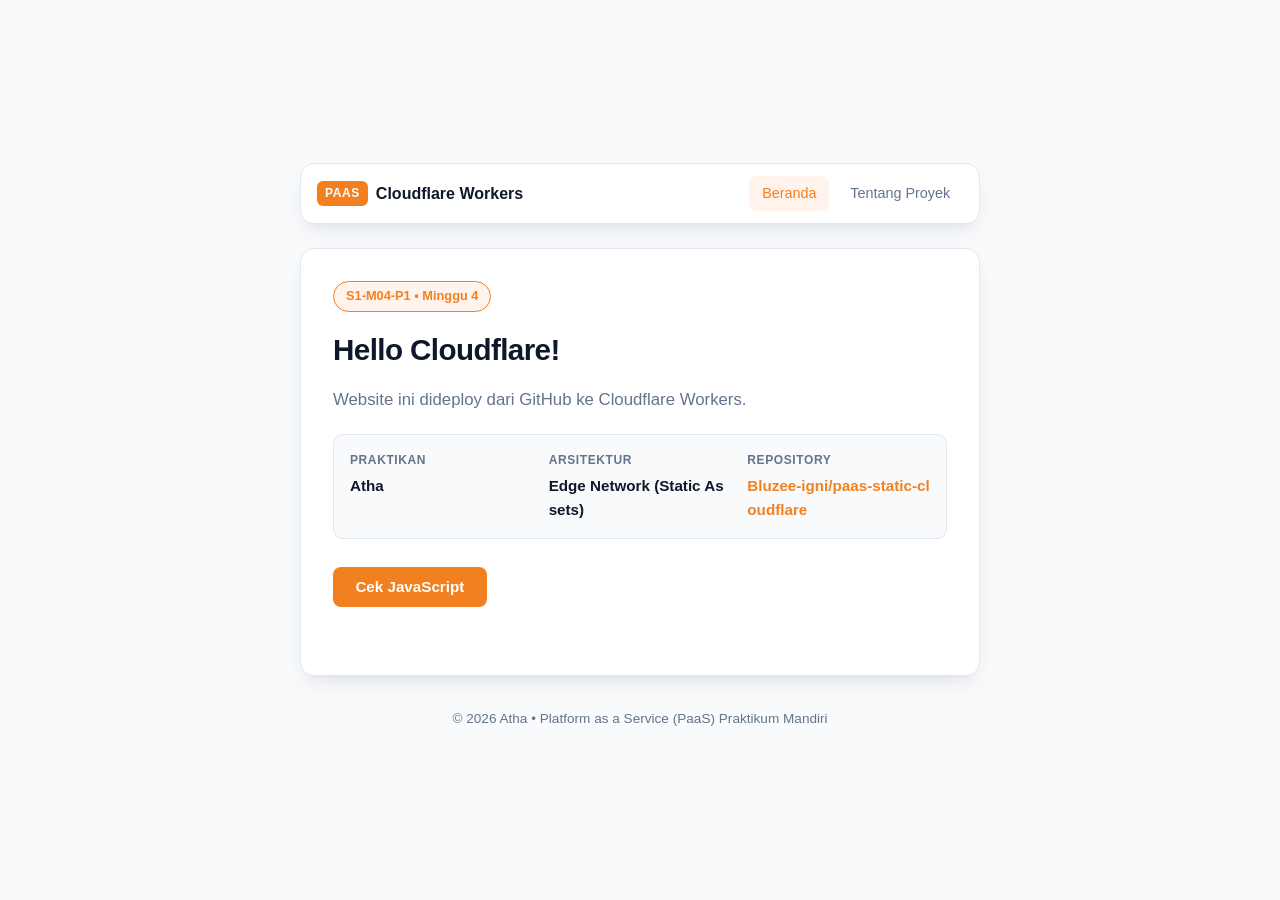
<file: public/index.html>
<!doctype html>
<html lang="id">
<head>
  <meta charset="UTF-8">
  <meta name="viewport" content="width=device-width, initial-scale=1.0">
  <title>PaaS Static Deployment - Atha</title>
  <link rel="icon" type="image/svg+xml" href="favicon.svg">
  <link rel="stylesheet" href="style.css">
</head>
<body>
  <div class="container">
    <header class="navbar">
      <div class="logo">
        <span class="logo-badge">PaaS</span>
        <span class="logo-title">Cloudflare Workers</span>
      </div>
      <nav class="nav-links">
        <a href="index.html" class="active">Beranda</a>
        <a href="about.html">Tentang Proyek</a>
      </nav>
    </header>

    <main class="card">
      <div class="badge">S1-M04-P1 • Minggu 4</div>
      <h1>Hello Cloudflare!</h1>
      <p>Website ini dideploy dari GitHub ke Cloudflare Workers.</p>

      <div class="meta-box">
        <div class="meta-item">
          <span class="meta-label">Praktikan</span>
          <span class="meta-value">Atha</span>
        </div>
        <div class="meta-item">
          <span class="meta-label">Arsitektur</span>
          <span class="meta-value">Edge Network (Static Assets)</span>
        </div>
        <div class="meta-item">
          <span class="meta-label">Repository</span>
          <span class="meta-value"><a href="https://github.com/Bluzee-igni/paas-static-cloudflare" target="_blank" rel="noopener">Bluzee-igni/paas-static-cloudflare</a></span>
        </div>
      </div>

      <div class="action-section">
        <button id="cek" class="btn">Cek JavaScript</button>
        <p id="hasil" class="result-text"></p>
      </div>
    </main>

    <footer class="footer">
      <p>&copy; 2026 Atha • Platform as a Service (PaaS) Praktikum Mandiri</p>
    </footer>
  </div>

  <script src="script.js"></script>
</body>
</html>
</file>
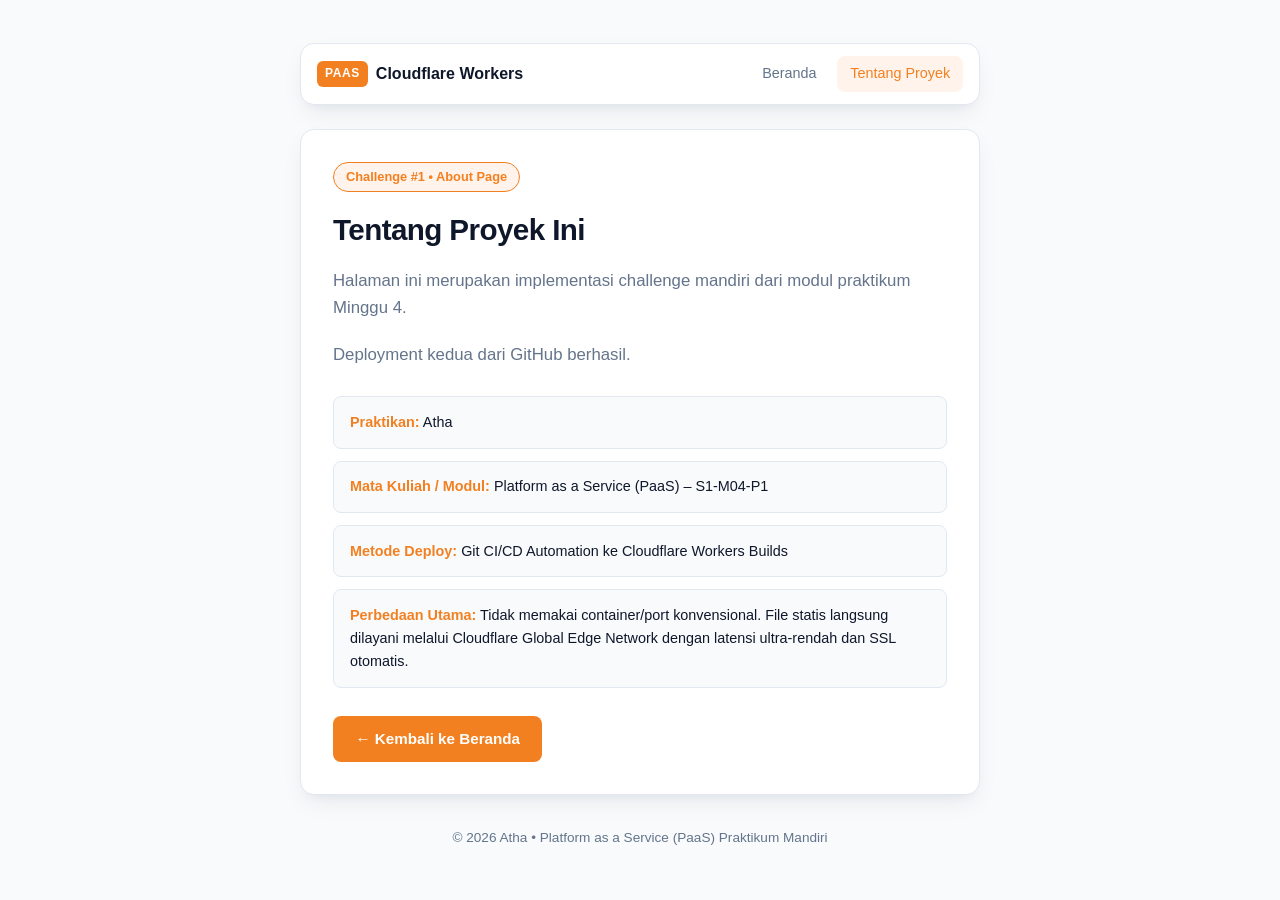
<file: public/about.html>
<!doctype html>
<html lang="id">
<head>
  <meta charset="UTF-8">
  <meta name="viewport" content="width=device-width, initial-scale=1.0">
  <title>Tentang Proyek - PaaS Static Deployment (Atha)</title>
  <link rel="icon" type="image/svg+xml" href="favicon.svg">
  <link rel="stylesheet" href="style.css">
</head>
<body>
  <div class="container">
    <header class="navbar">
      <div class="logo">
        <span class="logo-badge">PaaS</span>
        <span class="logo-title">Cloudflare Workers</span>
      </div>
      <nav class="nav-links">
        <a href="index.html">Beranda</a>
        <a href="about.html" class="active">Tentang Proyek</a>
      </nav>
    </header>

    <main class="card">
      <div class="badge">Challenge #1 • About Page</div>
      <h1>Tentang Proyek Ini</h1>
      <p>Halaman ini merupakan implementasi challenge mandiri dari modul praktikum Minggu 4.</p>
      <p>Deployment kedua dari GitHub berhasil.</p>

      <div class="feature-list">
        <div class="feature-item">
          <strong>Praktikan:</strong> Atha
        </div>
        <div class="feature-item">
          <strong>Mata Kuliah / Modul:</strong> Platform as a Service (PaaS) – S1-M04-P1
        </div>
        <div class="feature-item">
          <strong>Metode Deploy:</strong> Git CI/CD Automation ke Cloudflare Workers Builds
        </div>
        <div class="feature-item">
          <strong>Perbedaan Utama:</strong> Tidak memakai container/port konvensional. File statis langsung dilayani melalui Cloudflare Global Edge Network dengan latensi ultra-rendah dan SSL otomatis.
        </div>
      </div>

      <div class="action-section">
        <a href="index.html" class="btn" style="text-decoration: none;">&larr; Kembali ke Beranda</a>
      </div>
    </main>

    <footer class="footer">
      <p>&copy; 2026 Atha • Platform as a Service (PaaS) Praktikum Mandiri</p>
    </footer>
  </div>
</body>
</html>
</file>
<file: public/style.css>
:root {
  --primary: #f38020;
  --primary-hover: #e06c0f;
  --primary-light: #fff3eb;
  --bg: #f8fafc;
  --card-bg: #ffffff;
  --text-main: #0f172a;
  --text-muted: #64748b;
  --border: #e2e8f0;
  --shadow: 0 10px 25px -5px rgba(15, 23, 42, 0.08), 0 8px 10px -6px rgba(15, 23, 42, 0.04);
  --radius: 14px;
}

@media (prefers-color-scheme: dark) {
  :root {
    --bg: #0b0f19;
    --card-bg: #131c2e;
    --text-main: #f1f5f9;
    --text-muted: #94a3b8;
    --border: #1e293b;
    --primary-light: #2b1f1a;
    --shadow: 0 10px 25px -5px rgba(0, 0, 0, 0.4);
  }
}

* {
  box-sizing: border-box;
  margin: 0;
  padding: 0;
}

body {
  font-family: -apple-system, BlinkMacSystemFont, "Segoe UI", Roboto, Oxygen, Ubuntu, Cantarell, "Helvetica Neue", sans-serif;
  background-color: var(--bg);
  color: var(--text-main);
  line-height: 1.6;
  min-height: 100vh;
  display: flex;
  justify-content: center;
  align-items: center;
  padding: 1.5rem 1rem;
}

.container {
  width: 100%;
  max-width: 680px;
  display: flex;
  flex-direction: column;
  gap: 1.5rem;
}

/* Navbar */
.navbar {
  display: flex;
  justify-content: space-between;
  align-items: center;
  flex-wrap: wrap;
  gap: 0.75rem;
  padding: 0.75rem 1rem;
  background: var(--card-bg);
  border: 1px solid var(--border);
  border-radius: var(--radius);
  box-shadow: var(--shadow);
}

.logo {
  display: flex;
  align-items: center;
  gap: 0.5rem;
  font-weight: 700;
  font-size: 1rem;
}

.logo-badge {
  background: var(--primary);
  color: #ffffff;
  padding: 0.2rem 0.5rem;
  border-radius: 6px;
  font-size: 0.75rem;
  letter-spacing: 0.05em;
  text-transform: uppercase;
}

.logo-title {
  color: var(--text-main);
}

.nav-links {
  display: flex;
  gap: 0.5rem;
}

.nav-links a {
  text-decoration: none;
  color: var(--text-muted);
  font-size: 0.9rem;
  font-weight: 500;
  padding: 0.4rem 0.8rem;
  border-radius: 8px;
  transition: all 0.2s ease;
}

.nav-links a:hover,
.nav-links a.active {
  color: var(--primary);
  background: var(--primary-light);
}

/* Main Card */
.card {
  background: var(--card-bg);
  border: 1px solid var(--border);
  border-radius: var(--radius);
  padding: 2rem;
  box-shadow: var(--shadow);
  display: flex;
  flex-direction: column;
  gap: 1.25rem;
}

.badge {
  align-self: flex-start;
  font-size: 0.8rem;
  font-weight: 600;
  background: var(--primary-light);
  color: var(--primary);
  border: 1px solid var(--primary);
  padding: 0.25rem 0.75rem;
  border-radius: 9999px;
}

h1 {
  font-size: 1.85rem;
  font-weight: 800;
  letter-spacing: -0.02em;
  color: var(--text-main);
  line-height: 1.2;
}

.card > p {
  color: var(--text-muted);
  font-size: 1.05rem;
}

/* Meta Box */
.meta-box {
  background: var(--bg);
  border: 1px solid var(--border);
  border-radius: 10px;
  padding: 1rem;
  display: grid;
  grid-template-columns: repeat(auto-fit, minmax(180px, 1fr));
  gap: 1rem;
}

.meta-item {
  display: flex;
  flex-direction: column;
  gap: 0.2rem;
}

.meta-label {
  font-size: 0.75rem;
  text-transform: uppercase;
  letter-spacing: 0.05em;
  color: var(--text-muted);
  font-weight: 600;
}

.meta-value {
  font-size: 0.95rem;
  font-weight: 600;
  color: var(--text-main);
  word-break: break-all;
}

.meta-value a {
  color: var(--primary);
  text-decoration: none;
}

.meta-value a:hover {
  text-decoration: underline;
}

/* Action & Button */
.action-section {
  display: flex;
  flex-direction: column;
  align-items: flex-start;
  gap: 0.75rem;
  padding-top: 0.5rem;
}

.btn {
  background: var(--primary);
  color: #ffffff;
  border: none;
  font-size: 0.95rem;
  font-weight: 600;
  padding: 0.7rem 1.4rem;
  border-radius: 8px;
  cursor: pointer;
  transition: transform 0.15s ease, background-color 0.2s ease;
  display: inline-flex;
  align-items: center;
  gap: 0.5rem;
}

.btn:hover {
  background: var(--primary-hover);
  transform: translateY(-1px);
}

.btn:active {
  transform: translateY(0);
}

.result-text {
  font-size: 0.95rem;
  color: #10b981;
  font-weight: 600;
  min-height: 1.5rem;
  transition: opacity 0.3s ease;
}

/* Feature Grid for About Page */
.feature-list {
  display: grid;
  gap: 0.75rem;
  margin-top: 0.5rem;
}

.feature-item {
  background: var(--bg);
  border: 1px solid var(--border);
  padding: 0.85rem 1rem;
  border-radius: 8px;
  font-size: 0.9rem;
}

.feature-item strong {
  color: var(--primary);
}

/* Footer */
.footer {
  text-align: center;
  font-size: 0.85rem;
  color: var(--text-muted);
  padding: 0.5rem;
}

/* Mobile responsiveness tweak */
@media (max-width: 540px) {
  .card {
    padding: 1.25rem;
  }
  h1 {
    font-size: 1.5rem;
  }
  .navbar {
    flex-direction: column;
    align-items: flex-start;
  }
  .nav-links {
    width: 100%;
    justify-content: flex-start;
  }
  .btn {
    width: 100%;
    justify-content: center;
  }
}
</file>
